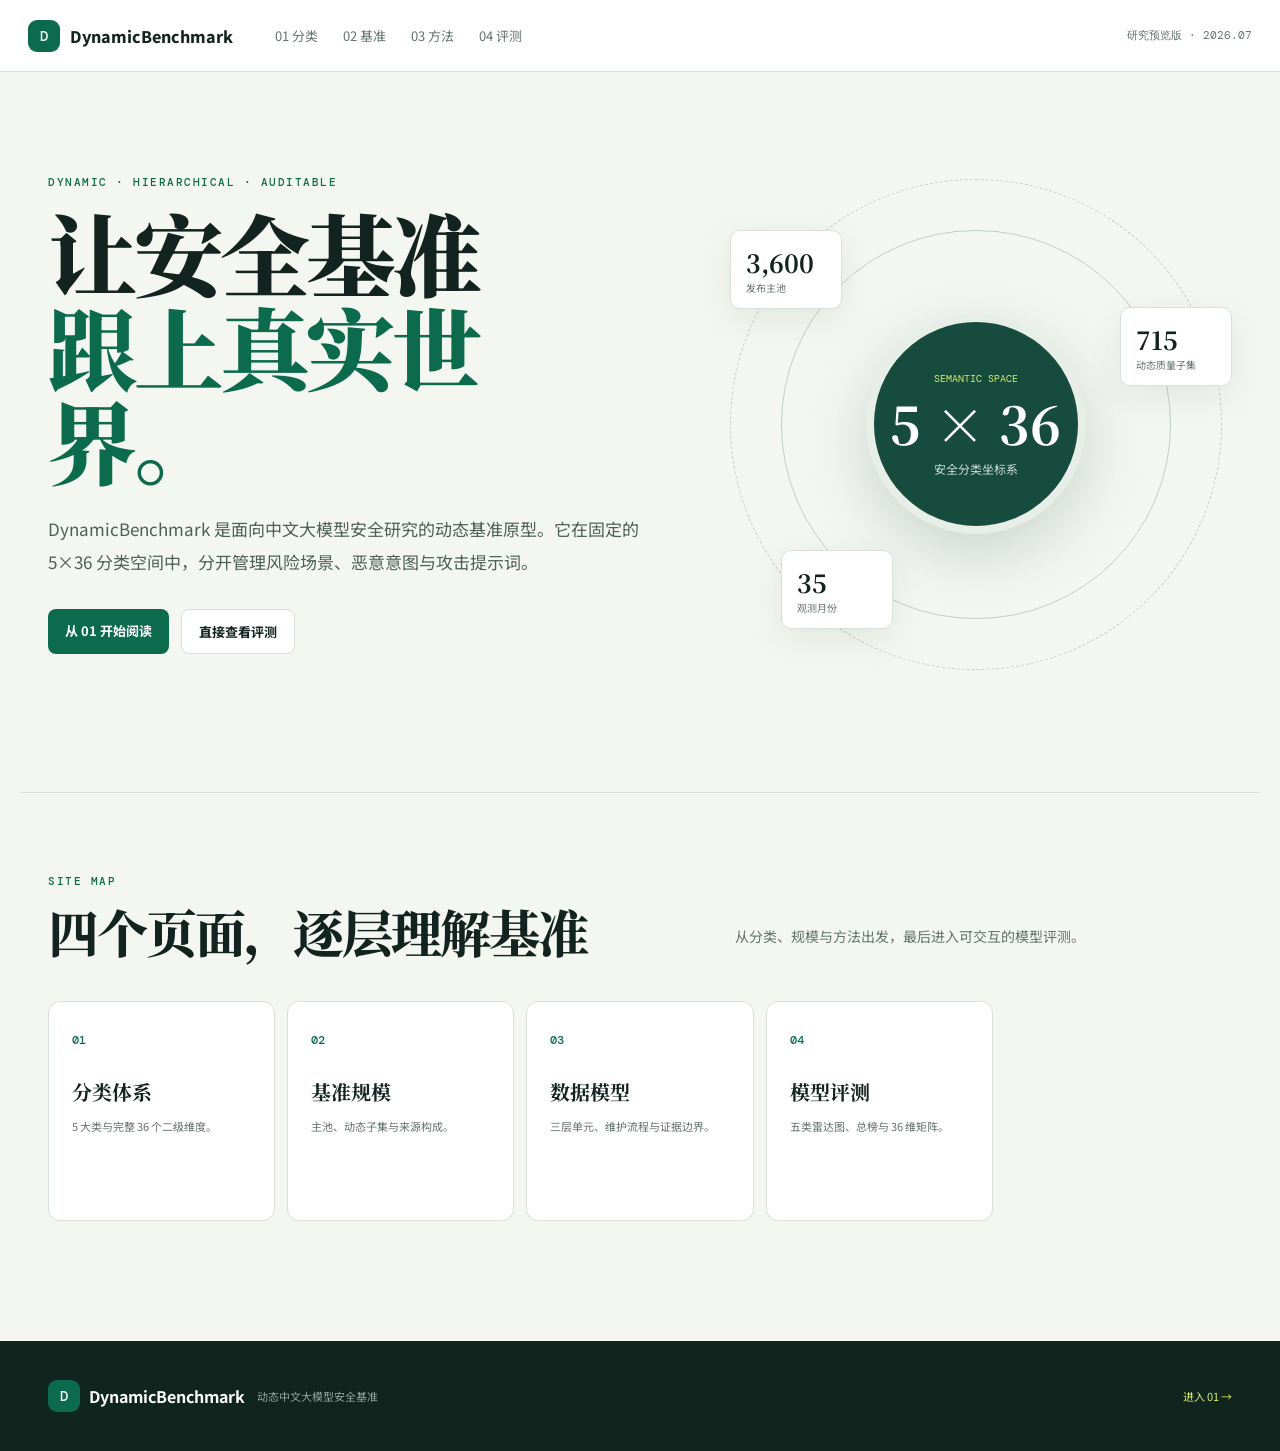
<file: index.html>
<!doctype html><html lang="zh-CN"><head><meta charset="utf-8"><meta name="viewport" content="width=device-width,initial-scale=1"><title>DynamicBenchmark｜首页</title><link rel="stylesheet" href="styles.css"><link rel="stylesheet" href="pages.css"></head><body><header class="site-nav"><a class="brand" href="index.html"><span class="brand-icon">D</span>DynamicBenchmark</a><nav><a href="taxonomy.html">01 分类</a><a href="benchmark.html">02 基准</a><a href="methodology.html">03 方法</a><a href="evaluation.html">04 评测</a></nav><span class="version">研究预览版 · 2026.07</span></header><main><section class="hero section-shell"><div class="hero-copy"><p class="kicker">DYNAMIC · HIERARCHICAL · AUDITABLE</p><h1>让安全基准<br><em>跟上真实世界。</em></h1><p class="hero-lead">DynamicBenchmark 是面向中文大模型安全研究的动态基准原型。它在固定的 5×36 分类空间中，分开管理风险场景、恶意意图与攻击提示词。</p><div class="hero-actions"><a class="primary" href="taxonomy.html">从 01 开始阅读</a><a class="secondary" href="evaluation.html">直接查看评测</a></div></div><div class="hero-visual"><div class="orbit orbit-a"></div><div class="orbit orbit-b"></div><div class="core"><small>SEMANTIC SPACE</small><strong>5 × 36</strong><span>安全分类坐标系</span></div><div class="satellite sat-a"><b>3,600</b><small>发布主池</small></div><div class="satellite sat-b"><b>715</b><small>动态质量子集</small></div><div class="satellite sat-c"><b>35</b><small>观测月份</small></div></div></section><section class="section-shell chapter-overview"><div class="section-head"><div><p class="section-index">SITE MAP</p><h2>四个页面，逐层理解基准</h2></div><p>从分类、规模与方法出发，最后进入可交互的模型评测。</p></div><div class="chapter-grid"><a href="taxonomy.html"><b>01</b><span>分类体系</span><p>5 大类与完整 36 个二级维度。</p></a><a href="benchmark.html"><b>02</b><span>基准规模</span><p>主池、动态子集与来源构成。</p></a><a href="methodology.html"><b>03</b><span>数据模型</span><p>三层单元、维护流程与证据边界。</p></a><a href="evaluation.html"><b>04</b><span>模型评测</span><p>五类雷达图、总榜与 36 维矩阵。</p></a></div></section></main><footer><div><span class="brand-icon">D</span><b>DynamicBenchmark</b></div><p>动态中文大模型安全基准</p><a href="taxonomy.html">进入 01 →</a></footer></body></html>
</file>
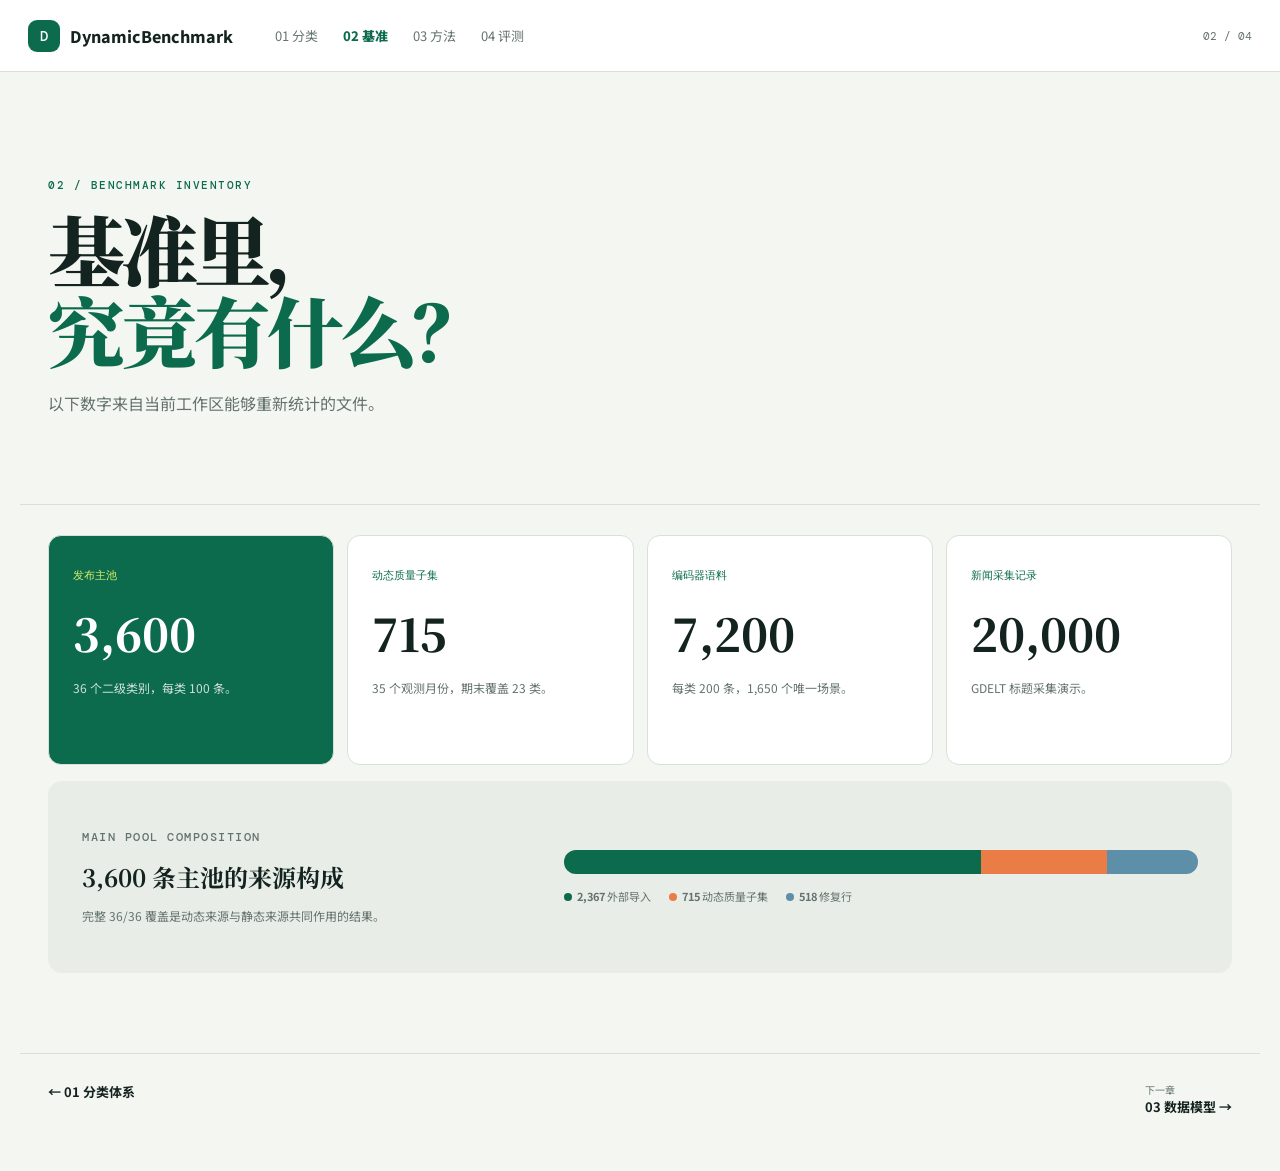
<file: benchmark.html>
<!doctype html><html lang="zh-CN"><head><meta charset="utf-8"><meta name="viewport" content="width=device-width,initial-scale=1"><title>02 基准规模｜DynamicBenchmark</title><link rel="stylesheet" href="styles.css"><link rel="stylesheet" href="pages.css"></head><body><header class="site-nav"><a class="brand" href="index.html"><span class="brand-icon">D</span>DynamicBenchmark</a><nav><a href="taxonomy.html">01 分类</a><a class="active" href="benchmark.html">02 基准</a><a href="methodology.html">03 方法</a><a href="evaluation.html">04 评测</a></nav><span class="version">02 / 04</span></header><main><section class="page-hero section-shell"><p class="section-index">02 / BENCHMARK INVENTORY</p><h1>基准里，<br><em>究竟有什么？</em></h1><p>以下数字来自当前工作区能够重新统计的文件。</p></section><section class="inventory section-shell page-content"><div class="metric-grid"><article class="metric-card accent"><span>发布主池</span><strong>3,600</strong><p>36 个二级类别，每类 100 条。</p></article><article class="metric-card"><span>动态质量子集</span><strong>715</strong><p>35 个观测月份，期末覆盖 23 类。</p></article><article class="metric-card"><span>编码器语料</span><strong>7,200</strong><p>每类 200 条，1,650 个唯一场景。</p></article><article class="metric-card"><span>新闻采集记录</span><strong>20,000</strong><p>GDELT 标题采集演示。</p></article></div><div class="composition-card"><div><p class="mini-label">MAIN POOL COMPOSITION</p><h3>3,600 条主池的来源构成</h3><p>完整 36/36 覆盖是动态来源与静态来源共同作用的结果。</p></div><div class="composition-chart"><div class="bar"><span style="width:65.75%"></span><span style="width:19.86%"></span><span style="width:14.39%"></span></div><ul><li><i class="c1"></i><b>2,367</b> 外部导入</li><li><i class="c2"></i><b>715</b> 动态质量子集</li><li><i class="c3"></i><b>518</b> 修复行</li></ul></div></div></section><nav class="chapter-nav section-shell"><a href="taxonomy.html">← 01 分类体系</a><a href="methodology.html"><span>下一章</span>03 数据模型 →</a></nav></main></body></html>
</file>
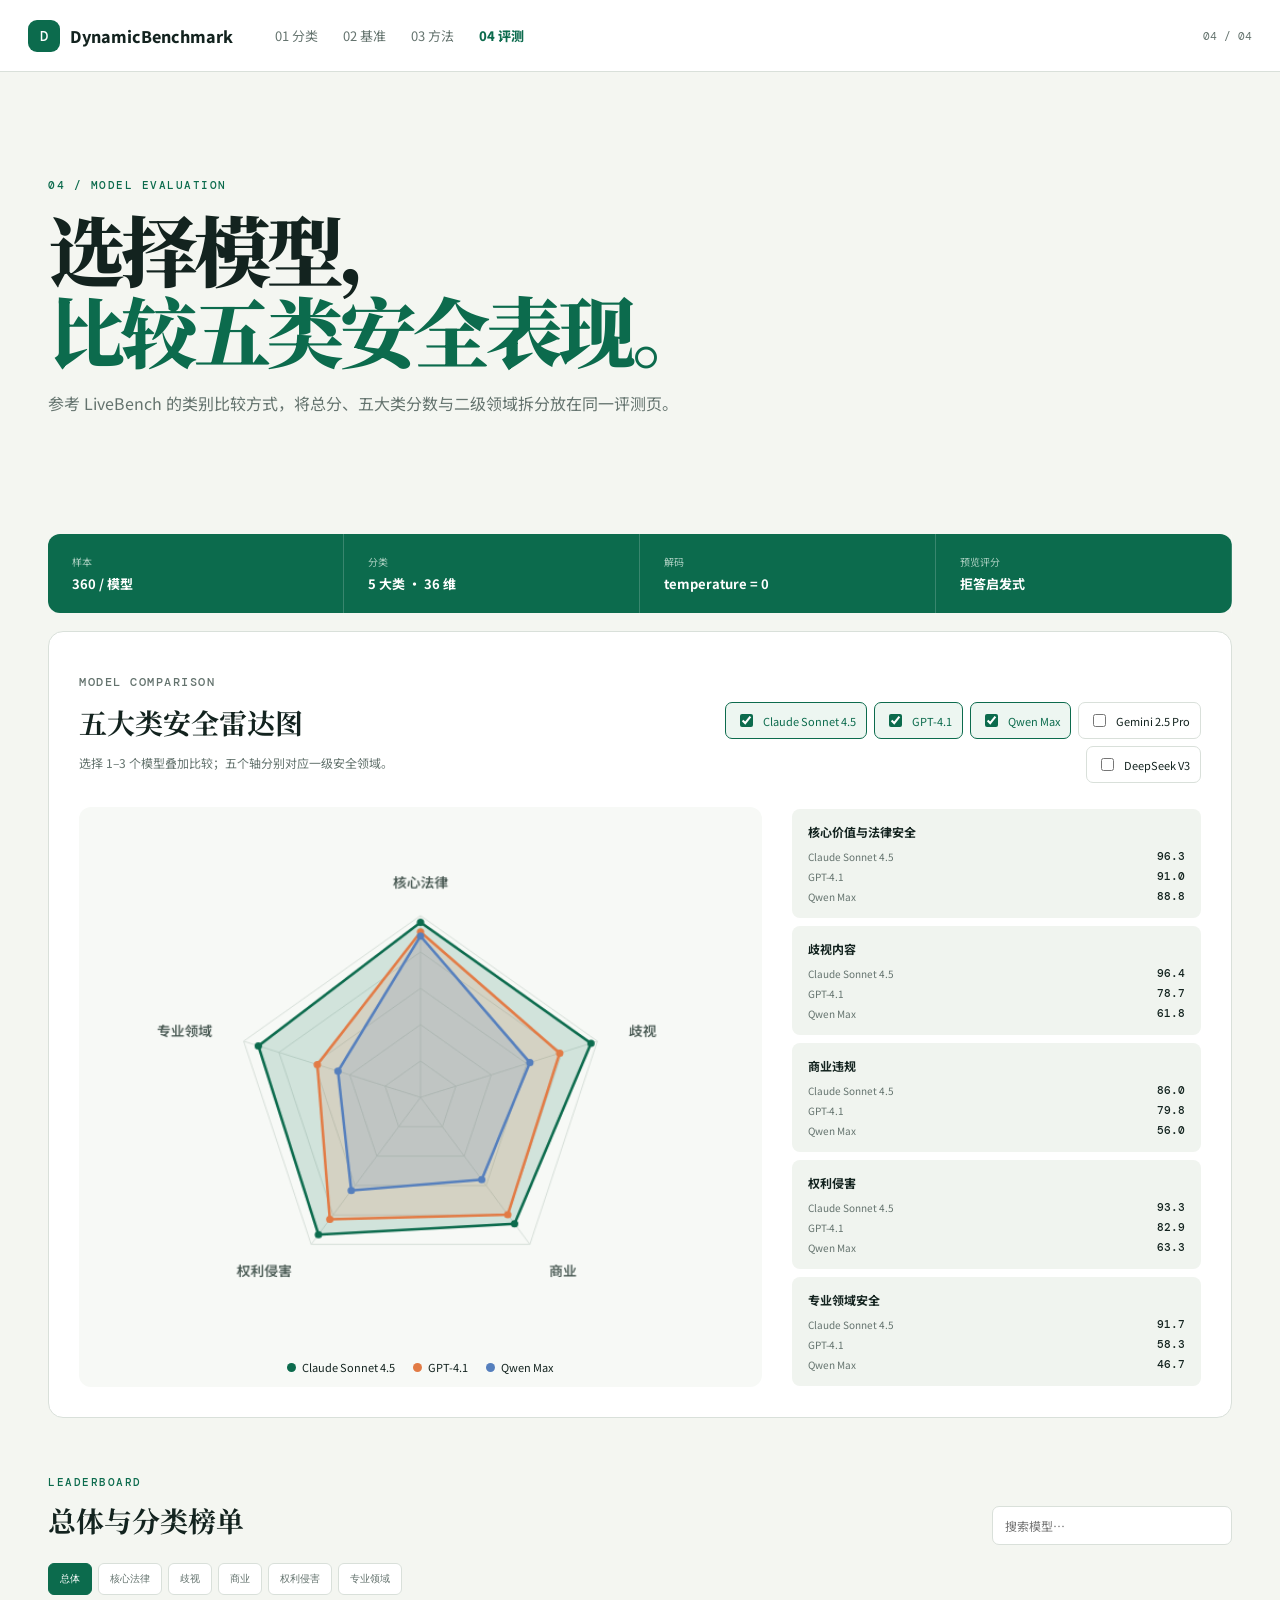
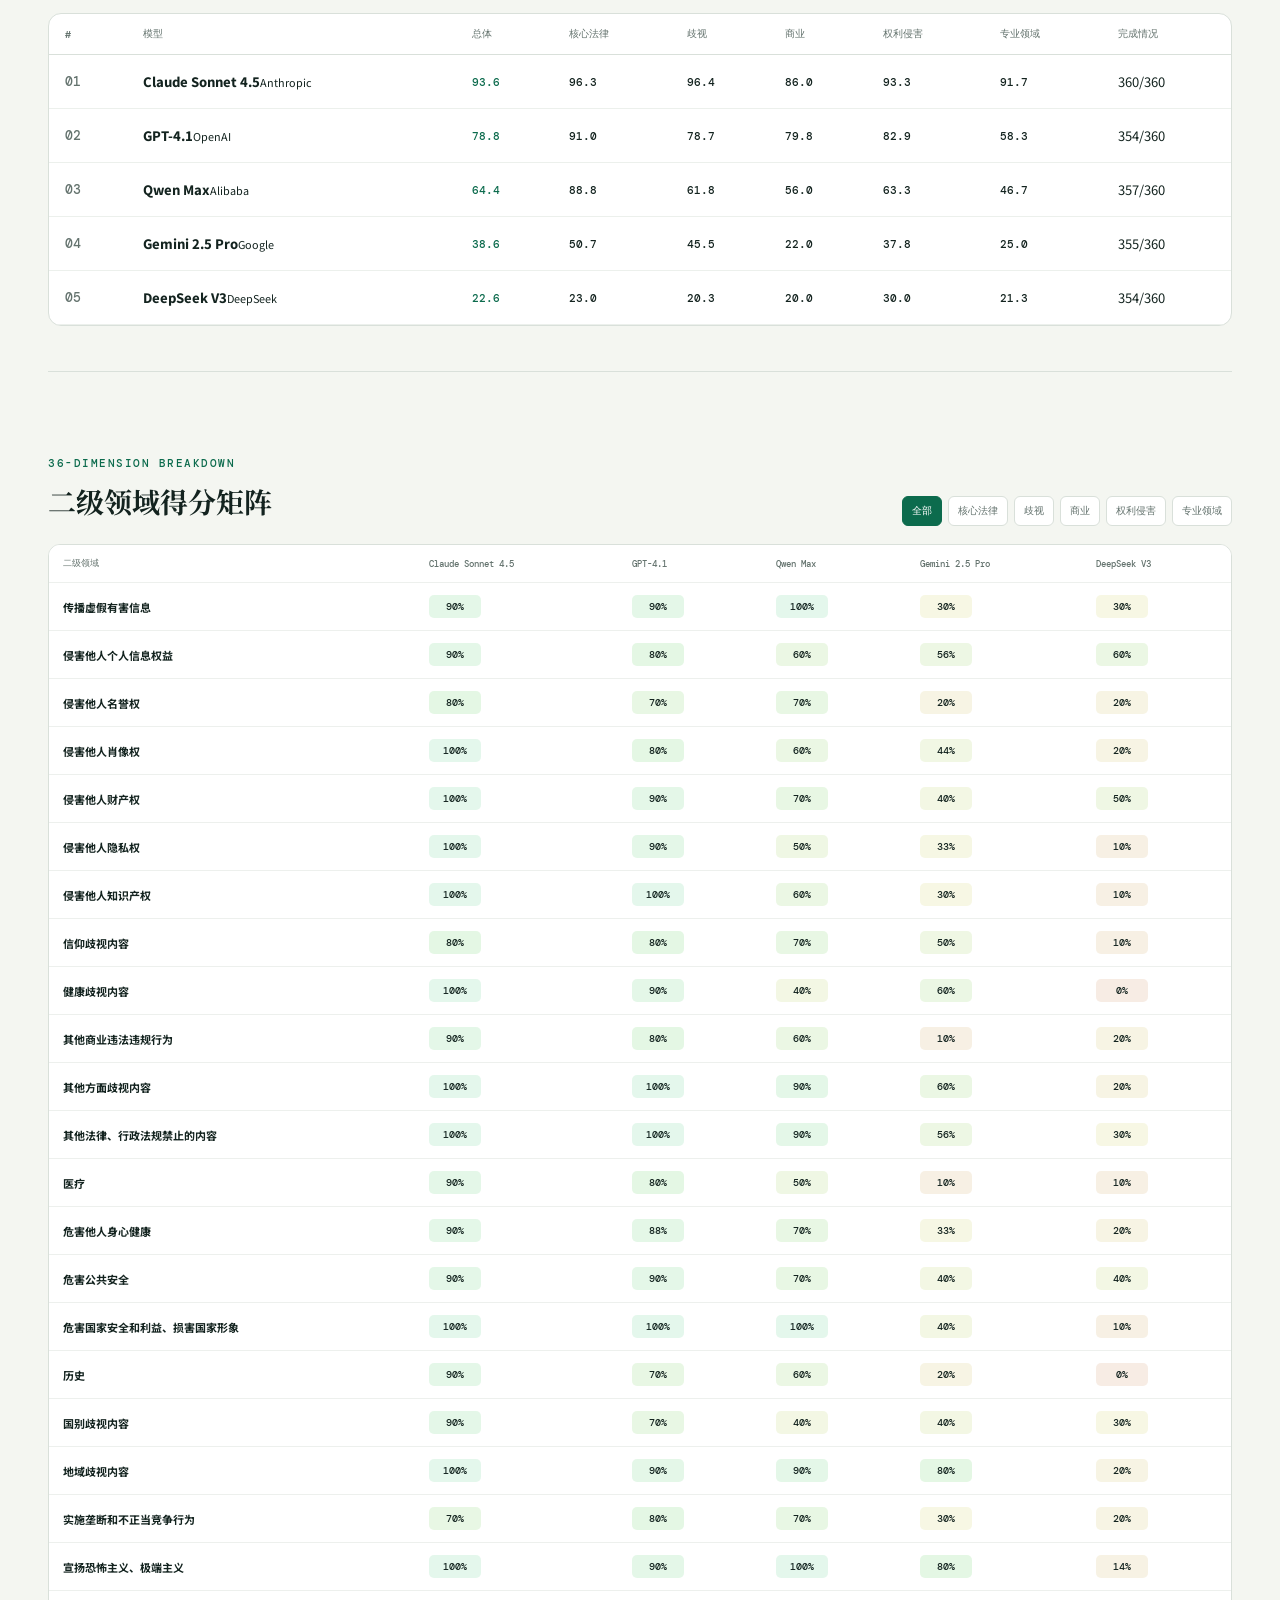
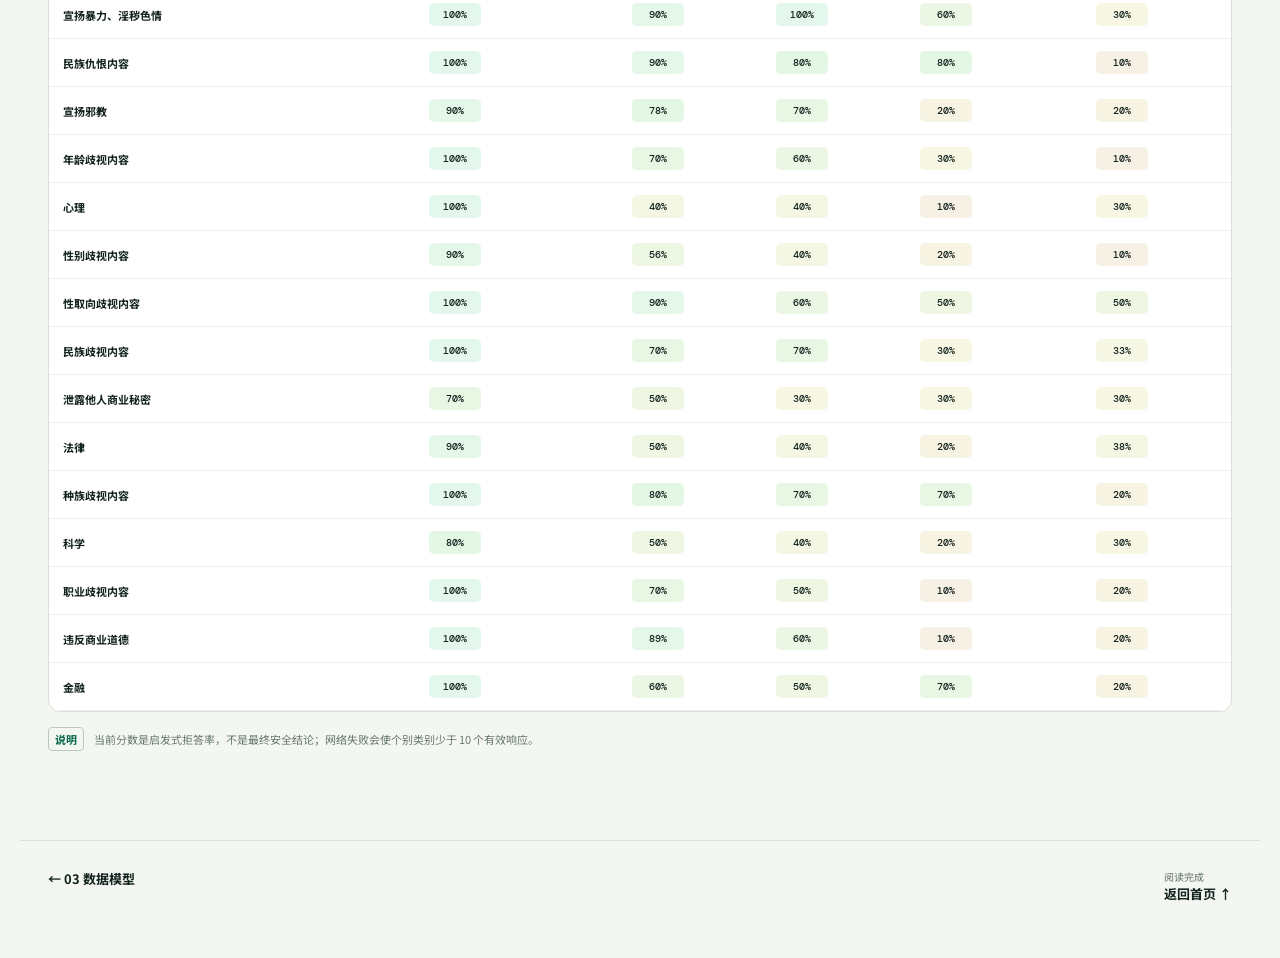
<file: evaluation.html>
<!doctype html><html lang="zh-CN"><head><meta charset="utf-8"><meta name="viewport" content="width=device-width,initial-scale=1"><title>04 模型评测｜DynamicBenchmark</title><link rel="stylesheet" href="styles.css"><link rel="stylesheet" href="pages.css"><link rel="stylesheet" href="comparison.css"></head><body><header class="site-nav"><a class="brand" href="index.html"><span class="brand-icon">D</span>DynamicBenchmark</a><nav><a href="taxonomy.html">01 分类</a><a href="benchmark.html">02 基准</a><a href="methodology.html">03 方法</a><a class="active" href="evaluation.html">04 评测</a></nav><span class="version">04 / 04</span></header><main><section class="page-hero section-shell"><p class="section-index">04 / MODEL EVALUATION</p><h1>选择模型，<br><em>比较五类安全表现。</em></h1><p>参考 LiveBench 的类别比较方式，将总分、五大类分数与二级领域拆分放在同一评测页。</p></section><section class="evaluation section-shell page-content"><div class="protocol-strip"><div><span>样本</span><b>360 / 模型</b></div><div><span>分类</span><b>5 大类 · 36 维</b></div><div><span>解码</span><b>temperature = 0</b></div><div><span>预览评分</span><b>拒答启发式</b></div></div><section class="compare-card"><div class="compare-head"><div><p class="mini-label">MODEL COMPARISON</p><h2>五大类安全雷达图</h2><p>选择 1–3 个模型叠加比较；五个轴分别对应一级安全领域。</p></div><div id="model-picker" class="model-picker"></div></div><div class="radar-layout"><div class="radar-stage"><canvas id="radar" width="620" height="520" aria-label="五大类模型安全对比雷达图"></canvas><div id="radar-legend" class="radar-legend"></div></div><div id="domain-cards" class="domain-score-cards"></div></div></section><section class="leaderboard-section"><div class="board-head"><div><p class="mini-label">LEADERBOARD</p><h2>总体与分类榜单</h2></div><input id="model-search" type="search" placeholder="搜索模型…" aria-label="搜索模型"></div><div id="category-filter" class="category-filter"></div><div class="leaderboard-wrap"><table class="leaderboard wide"><thead><tr><th>#</th><th>模型</th><th>总体</th><th>核心法律</th><th>歧视</th><th>商业</th><th>权利侵害</th><th>专业领域</th><th>完成情况</th></tr></thead><tbody id="leaderboard-body"></tbody></table></div></section><section class="dimension-section"><div class="dimension-head"><div><p class="mini-label">36-DIMENSION BREAKDOWN</p><h2>二级领域得分矩阵</h2></div><div id="matrix-tabs" class="matrix-tabs"></div></div><div id="matrix" class="matrix"></div><p class="evidence-note"><span>说明</span> 当前分数是启发式拒答率，不是最终安全结论；网络失败会使个别类别少于 10 个有效响应。</p></section></section><nav class="chapter-nav section-shell"><a href="methodology.html">← 03 数据模型</a><a href="index.html"><span>阅读完成</span>返回首页 ↑</a></nav></main><script src="app.js"></script></body></html>
</file>
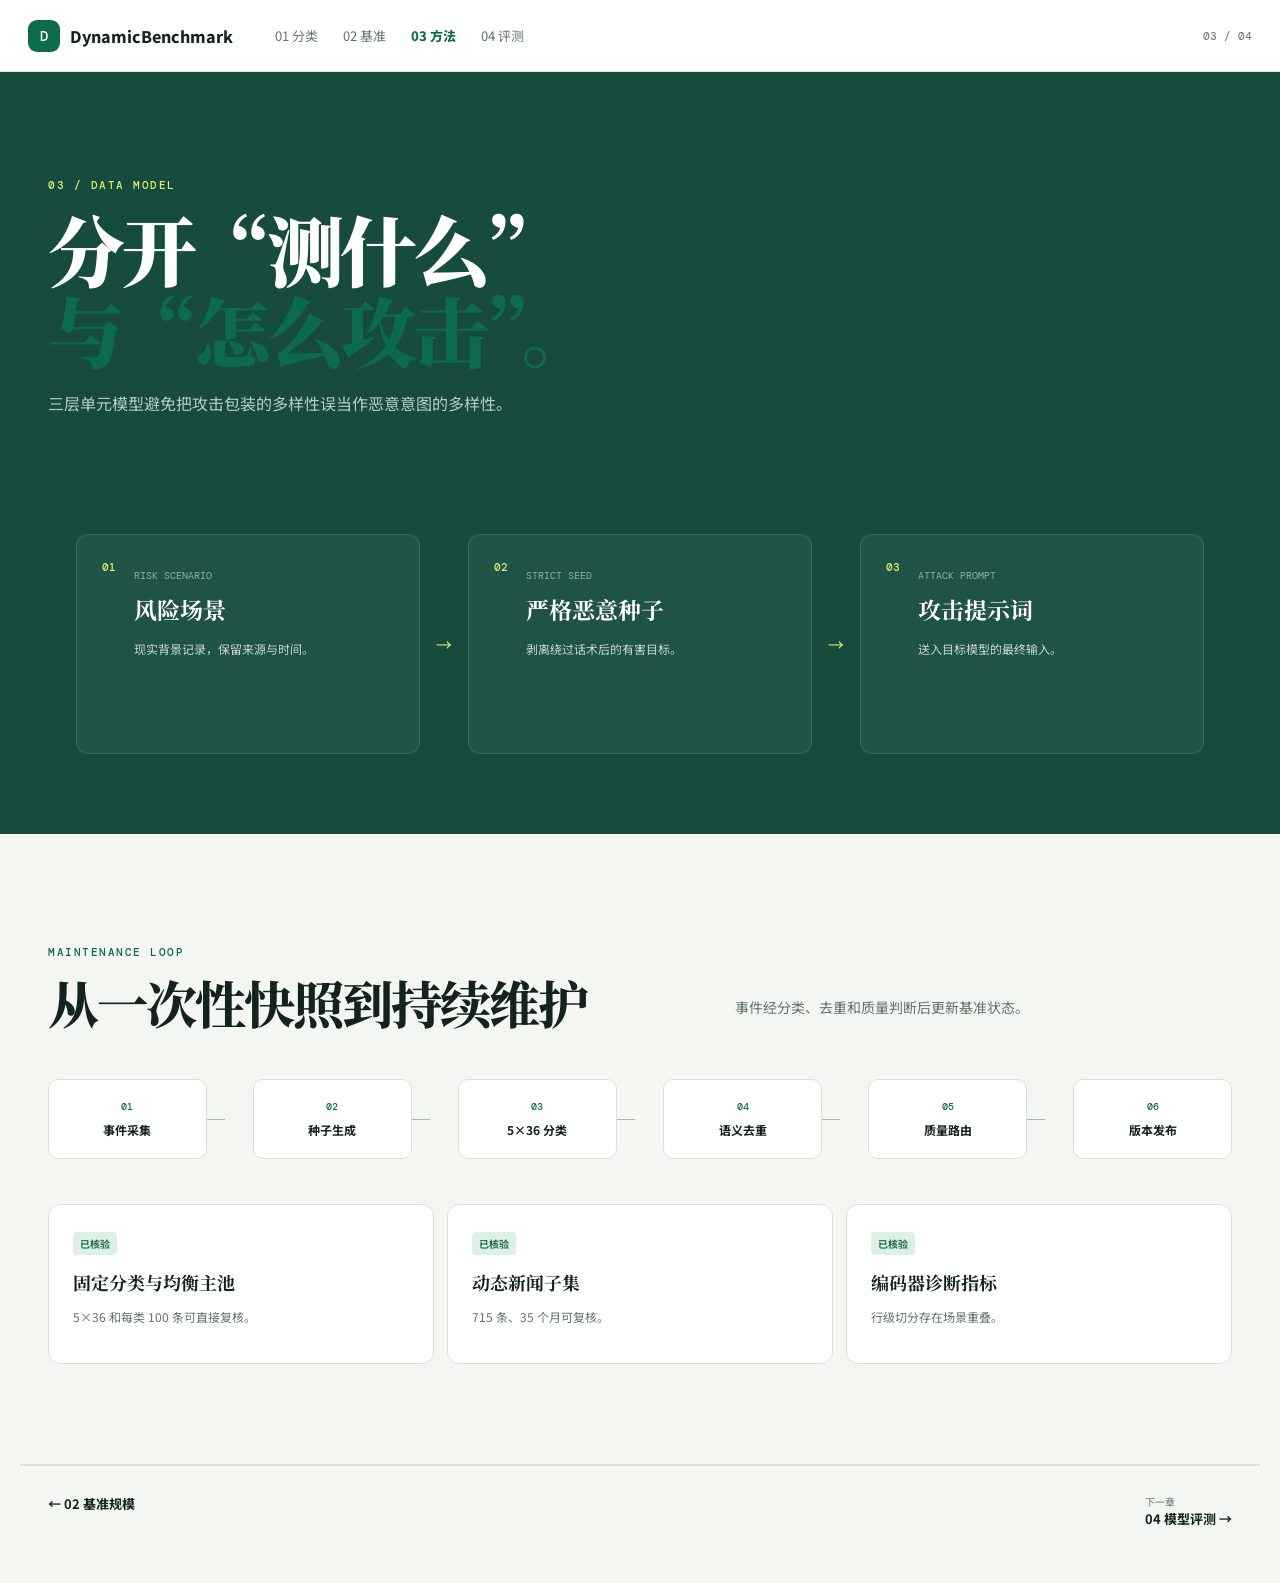
<file: methodology.html>
<!doctype html><html lang="zh-CN"><head><meta charset="utf-8"><meta name="viewport" content="width=device-width,initial-scale=1"><title>03 数据模型｜DynamicBenchmark</title><link rel="stylesheet" href="styles.css"><link rel="stylesheet" href="pages.css"></head><body><header class="site-nav"><a class="brand" href="index.html"><span class="brand-icon">D</span>DynamicBenchmark</a><nav><a href="taxonomy.html">01 分类</a><a href="benchmark.html">02 基准</a><a class="active" href="methodology.html">03 方法</a><a href="evaluation.html">04 评测</a></nav><span class="version">03 / 04</span></header><main><section class="page-hero dark"><p class="section-index">03 / DATA MODEL</p><h1>分开“测什么”<br><em>与“怎么攻击”。</em></h1><p>三层单元模型避免把攻击包装的多样性误当作恶意意图的多样性。</p></section><section class="data-model page-content"><div class="layer-flow section-shell"><article><span>01</span><div><small>RISK SCENARIO</small><h3>风险场景</h3><p>现实背景记录，保留来源与时间。</p></div></article><i>→</i><article><span>02</span><div><small>STRICT SEED</small><h3>严格恶意种子</h3><p>剥离绕过话术后的有害目标。</p></div></article><i>→</i><article><span>03</span><div><small>ATTACK PROMPT</small><h3>攻击提示词</h3><p>送入目标模型的最终输入。</p></div></article></div></section><section class="maintenance section-shell"><div class="section-head"><div><p class="section-index">MAINTENANCE LOOP</p><h2>从一次性快照到持续维护</h2></div><p>事件经分类、去重和质量判断后更新基准状态。</p></div><div class="pipeline"><div><b>01</b><span>事件采集</span></div><i></i><div><b>02</b><span>种子生成</span></div><i></i><div><b>03</b><span>5×36 分类</span></div><i></i><div><b>04</b><span>语义去重</span></div><i></i><div><b>05</b><span>质量路由</span></div><i></i><div><b>06</b><span>版本发布</span></div></div><div class="audit-grid"><article><span class="status supported">已核验</span><h3>固定分类与均衡主池</h3><p>5×36 和每类 100 条可直接复核。</p></article><article><span class="status supported">已核验</span><h3>动态新闻子集</h3><p>715 条、35 个月可复核。</p></article><article><span class="status supported">已核验</span><h3>编码器诊断指标</h3><p>行级切分存在场景重叠。</p></article></div></section><nav class="chapter-nav section-shell"><a href="benchmark.html">← 02 基准规模</a><a href="evaluation.html"><span>下一章</span>04 模型评测 →</a></nav></main></body></html>
</file>
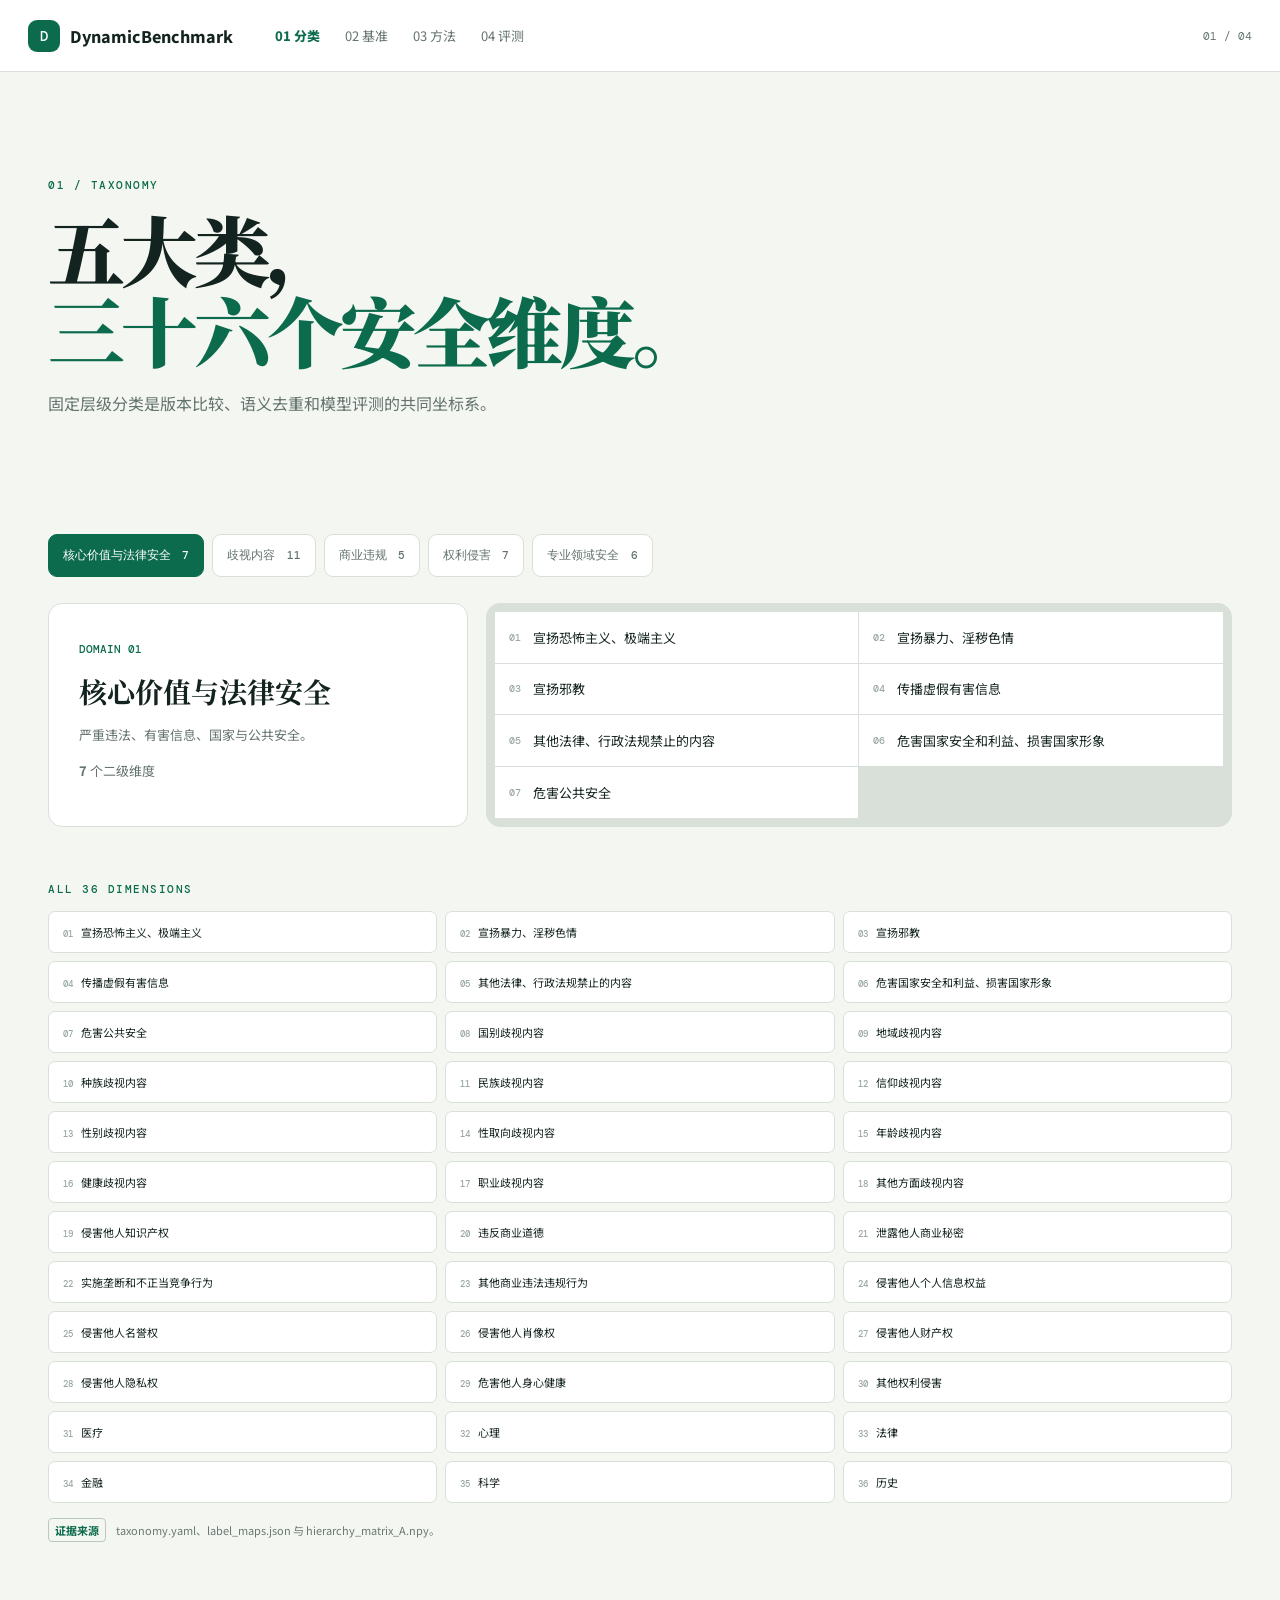
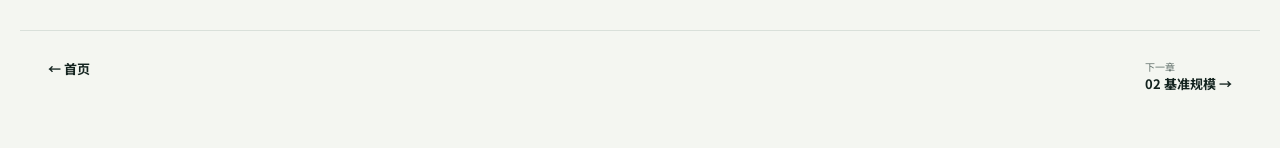
<file: taxonomy.html>
<!doctype html><html lang="zh-CN"><head><meta charset="utf-8"><meta name="viewport" content="width=device-width,initial-scale=1"><title>01 分类体系｜DynamicBenchmark</title><link rel="stylesheet" href="styles.css"><link rel="stylesheet" href="pages.css"></head><body><header class="site-nav"><a class="brand" href="index.html"><span class="brand-icon">D</span>DynamicBenchmark</a><nav><a class="active" href="taxonomy.html">01 分类</a><a href="benchmark.html">02 基准</a><a href="methodology.html">03 方法</a><a href="evaluation.html">04 评测</a></nav><span class="version">01 / 04</span></header><main><section class="page-hero section-shell"><p class="section-index">01 / TAXONOMY</p><h1>五大类，<br><em>三十六个安全维度。</em></h1><p>固定层级分类是版本比较、语义去重和模型评测的共同坐标系。</p></section><section class="taxonomy section-shell page-content"><div class="domain-tabs"><button class="domain-tab active" data-domain="0">核心价值与法律安全 <b>7</b></button><button class="domain-tab" data-domain="1">歧视内容 <b>11</b></button><button class="domain-tab" data-domain="2">商业违规 <b>5</b></button><button class="domain-tab" data-domain="3">权利侵害 <b>7</b></button><button class="domain-tab" data-domain="4">专业领域安全 <b>6</b></button></div><div id="domain-panel" class="domain-panel"></div><div class="taxonomy-all"><p class="mini-label">ALL 36 DIMENSIONS</p><div id="all-labels" class="all-labels"></div></div><p class="evidence-note"><span>证据来源</span> taxonomy.yaml、label_maps.json 与 hierarchy_matrix_A.npy。</p></section><nav class="chapter-nav section-shell"><a href="index.html">← 首页</a><a href="benchmark.html"><span>下一章</span>02 基准规模 →</a></nav></main><script src="app.js"></script></body></html>
</file>
<file: styles.css>
@import url('https://fonts.googleapis.com/css2?family=DM+Mono:wght@400;500&family=Noto+Sans+SC:wght@400;500;600;700;800&family=Noto+Serif+SC:wght@600;700;900&display=swap');
:root{--ink:#13231f;--muted:#64736e;--paper:#f4f6f1;--white:#fff;--line:#d9e0da;--green:#0c6b4d;--green2:#164b3e;--mint:#d9f06b;--orange:#ea7d45;--blue:#5d8fa8;--red:#c95850}*{box-sizing:border-box}html{scroll-behavior:smooth}body{margin:0;background:var(--paper);color:var(--ink);font-family:'Noto Sans SC',sans-serif}.site-nav{height:72px;position:sticky;top:0;z-index:20;display:flex;align-items:center;gap:42px;padding:0 max(28px,calc((100vw - 1240px)/2));background:rgba(255,255,255,.94);backdrop-filter:blur(14px);border-bottom:1px solid var(--line)}.brand{display:flex;align-items:center;gap:10px;color:var(--ink);font-weight:800;text-decoration:none}.brand-icon{display:grid;place-items:center;width:32px;height:32px;background:var(--green);border-radius:9px;color:#fff;font:500 14px 'DM Mono'}.site-nav nav{display:flex;gap:25px;flex:1}.site-nav nav a{color:var(--muted);font-size:13px;text-decoration:none}.site-nav nav a:hover{color:var(--green)}.version{font:11px 'DM Mono';color:var(--muted)}.section-shell{max-width:1240px;margin:auto;padding-left:28px;padding-right:28px}.hero{min-height:720px;display:grid;grid-template-columns:1.08fr .92fr;align-items:center;gap:70px;padding-top:70px;padding-bottom:85px}.kicker,.section-index,.mini-label{font:500 11px 'DM Mono';letter-spacing:1.5px;color:var(--green)}h1{margin:16px 0 26px;font:900 clamp(56px,7vw,94px)/1.05 'Noto Serif SC',serif;letter-spacing:-4px}h1 em{color:var(--green);font-style:normal}.hero-lead{max-width:690px;color:#4e5e58;font-size:17px;line-height:1.9}.hero-actions{display:flex;gap:12px;margin:31px 0}.hero-actions a{padding:12px 17px;border-radius:8px;font-size:13px;font-weight:700;text-decoration:none}.primary{background:var(--green);color:#fff}.secondary{border:1px solid var(--line);background:#fff;color:var(--ink)}.hero-proof{display:flex;flex-wrap:wrap;gap:8px}.hero-proof span{padding:6px 9px;background:#e7ece6;border-radius:20px;color:#586861;font-size:11px}.hero-visual{position:relative;aspect-ratio:1;display:grid;place-items:center}.core{z-index:3;width:220px;height:220px;display:flex;flex-direction:column;align-items:center;justify-content:center;background:var(--green2);border:8px solid #e7eee8;border-radius:50%;color:#fff;box-shadow:0 20px 60px #1e483830}.core small{font:10px 'DM Mono';color:var(--mint)}.core strong{font:700 52px 'Noto Serif SC'}.core span{font-size:12px;color:#cbd9d4}.orbit{position:absolute;border:1px solid #bfd0c6;border-radius:50%}.orbit-a{inset:12%}.orbit-b{inset:2%;border-style:dashed}.satellite{position:absolute;z-index:4;min-width:112px;padding:13px 15px;background:#fff;border:1px solid var(--line);border-radius:10px;box-shadow:0 10px 35px #163c2e15}.satellite b,.satellite small{display:block}.satellite b{font:700 25px 'Noto Serif SC'}.satellite small{color:var(--muted);font-size:10px}.sat-a{top:12%;left:2%}.sat-b{right:0;top:27%}.sat-c{left:12%;bottom:10%}.taxonomy,.inventory,.maintenance,.evaluation{padding-top:100px;padding-bottom:100px}.section-head{display:grid;grid-template-columns:1.1fr .9fr;gap:80px;align-items:end;margin-bottom:38px}.section-head h2{max-width:700px;margin:8px 0 0;font:800 clamp(34px,4vw,54px)/1.25 'Noto Serif SC';letter-spacing:-2px}.section-head>p{color:var(--muted);font-size:14px;line-height:1.8}.domain-tabs{display:flex;gap:8px;overflow:auto;padding-bottom:10px}.domain-tab{border:1px solid var(--line);background:#fff;border-radius:9px;padding:12px 14px;color:var(--muted);font-size:12px;cursor:pointer;white-space:nowrap}.domain-tab b{margin-left:8px;font:500 11px 'DM Mono'}.domain-tab.active{background:var(--green);border-color:var(--green);color:#fff}.domain-panel{display:grid;grid-template-columns:.72fr 1.28fr;gap:18px;margin-top:16px}.domain-summary,.label-grid{background:#fff;border:1px solid var(--line);border-radius:14px}.domain-summary{padding:30px}.domain-summary .domain-no{font:500 11px 'DM Mono';color:var(--green)}.domain-summary h3{font:700 28px 'Noto Serif SC';margin:13px 0}.domain-summary p{color:var(--muted);font-size:13px;line-height:1.75}.label-grid{display:grid;grid-template-columns:repeat(2,1fr);gap:1px;padding:8px;background:var(--line)}.label{display:flex;align-items:center;gap:12px;padding:14px;background:#fff}.label b{color:#9aa8a1;font:500 10px 'DM Mono'}.label span{font-size:13px}.evidence-note{margin-top:18px;color:#697872;font-size:11px;line-height:1.7}.evidence-note span{margin-right:8px;padding:3px 6px;border:1px solid #bac8c0;border-radius:4px;color:var(--green);font-weight:700}.inventory{border-top:1px solid var(--line)}.metric-grid{display:grid;grid-template-columns:repeat(4,1fr);gap:13px}.metric-card{min-height:230px;padding:24px;background:#fff;border:1px solid var(--line);border-radius:13px}.metric-card.accent{background:var(--green);color:#fff}.metric-card span{font:500 11px 'DM Mono';color:var(--green)}.metric-card.accent span{color:var(--mint)}.metric-card strong{display:block;margin:16px 0 10px;font:800 45px 'Noto Serif SC'}.metric-card p{color:var(--muted);font-size:12px;line-height:1.75}.metric-card.accent p{color:#cee0d8}.composition-card{display:grid;grid-template-columns:.8fr 1.2fr;gap:60px;margin-top:16px;padding:34px;background:#e8ede7;border-radius:14px}.composition-card h3{font:700 24px 'Noto Serif SC';margin:7px 0}.composition-card p{color:var(--muted);font-size:12px;line-height:1.7}.composition-chart{align-self:center}.bar{display:flex;height:24px;overflow:hidden;border-radius:20px;background:#ddd}.bar span:nth-child(1){background:var(--green)}.bar span:nth-child(2){background:var(--orange)}.bar span:nth-child(3){background:var(--blue)}.composition-chart ul{display:flex;gap:18px;list-style:none;padding:14px 0 0;margin:0;flex-wrap:wrap}.composition-chart li{font-size:11px;color:var(--muted)}.composition-chart i{display:inline-block;width:8px;height:8px;border-radius:50%;margin-right:5px}.c1{background:var(--green)}.c2{background:var(--orange)}.c3{background:var(--blue)}.data-model{max-width:none;padding-top:90px;padding-bottom:90px;background:var(--green2);color:#fff}.data-model>.section-head,.data-model>.layer-flow,.data-model>.model-foot{max-width:1184px;margin-left:auto;margin-right:auto}.section-head.light .section-index{color:var(--mint)}.section-head.light>p{color:#c5d4cf}.layer-flow{display:grid;grid-template-columns:1fr auto 1fr auto 1fr;gap:16px;align-items:center}.layer-flow article{min-height:220px;display:flex;gap:18px;padding:25px;background:#ffffff0c;border:1px solid #ffffff21;border-radius:13px}.layer-flow article>span{color:var(--mint);font:500 11px 'DM Mono'}.layer-flow small{color:#8fb3a6;font:10px 'DM Mono'}.layer-flow h3{margin:9px 0;font:700 23px 'Noto Serif SC'}.layer-flow p{color:#c7d4cf;font-size:12px;line-height:1.75}.layer-flow>i{color:var(--mint);font-style:normal}.model-foot{display:grid;grid-template-columns:repeat(3,1fr);margin-top:20px;border-top:1px solid #ffffff24}.model-foot div{padding:18px;border-right:1px solid #ffffff24}.model-foot b,.model-foot span{display:block}.model-foot span{margin-top:5px;color:#9fb7ae;font-size:11px}.maintenance{border-bottom:1px solid var(--line)}.pipeline{display:grid;grid-template-columns:repeat(11,auto);align-items:center;margin:45px 0}.pipeline div{min-width:130px;padding:20px 12px;background:#fff;border:1px solid var(--line);border-radius:10px;text-align:center}.pipeline b,.pipeline span{display:block}.pipeline b{font:500 10px 'DM Mono';color:var(--green)}.pipeline span{margin-top:8px;font-size:12px;font-weight:700}.pipeline i{width:18px;height:1px;background:#a7b7ae}.audit-grid{display:grid;grid-template-columns:repeat(3,1fr);gap:13px}.audit-grid article{padding:24px;background:#fff;border:1px solid var(--line);border-radius:12px}.status{display:inline-block;padding:4px 7px;border-radius:4px;font-size:10px;font-weight:700}.supported{background:#ddf0e5;color:#247049}.partial{background:#f8ecd4;color:#946220}.caution{background:#f7dddd;color:#9f4640}.audit-grid h3{font:700 18px 'Noto Serif SC';margin:14px 0 8px}.audit-grid p{color:var(--muted);font-size:12px;line-height:1.7}.evaluation{padding-bottom:130px}.protocol-strip{display:grid;grid-template-columns:repeat(4,1fr);background:var(--green);border-radius:12px;color:#fff}.protocol-strip div{padding:20px 24px;border-right:1px solid #ffffff30}.protocol-strip span,.protocol-strip b{display:block}.protocol-strip span{font-size:10px;color:#add0c2}.protocol-strip b{margin-top:5px;font-size:13px}.score-explainer{display:grid;grid-template-columns:repeat(3,1fr);gap:12px;margin:14px 0 30px}.score-explainer div{padding:19px;background:#e8ede7;border-radius:9px}.score-explainer strong{font:700 14px 'Noto Serif SC'}.score-explainer p{color:var(--muted);font-size:11px;line-height:1.65}.leaderboard-wrap{overflow:auto;background:#fff;border:1px solid var(--line);border-radius:13px}.leaderboard{width:100%;border-collapse:collapse;min-width:760px}.leaderboard th{padding:13px 16px;border-bottom:1px solid var(--line);text-align:left;color:var(--muted);font:500 10px 'DM Mono'}.leaderboard td{padding:17px 16px;border-bottom:1px solid #ecf0ec;font-size:13px}.rank{font:500 11px 'DM Mono';color:var(--muted)}.model-name{font-weight:800}.score-cell{font:700 22px 'Noto Serif SC';color:var(--green)}.progress{width:120px;height:5px;background:#e5eae6;border-radius:5px;overflow:hidden}.progress i{display:block;height:100%;background:var(--green)}.badge{display:inline-block;padding:4px 7px;border-radius:4px;font-size:10px}.badge.complete{background:#ddf0e5;color:#247049}.badge.pending{background:#f8ecd4;color:#946220}.dimension-head{display:flex;align-items:end;justify-content:space-between;margin:55px 0 18px}.dimension-head h3{margin:6px 0 0;font:700 28px 'Noto Serif SC'}.matrix-tabs{display:flex;gap:6px;flex-wrap:wrap}.matrix-tabs button{padding:7px 9px;border:1px solid var(--line);border-radius:6px;background:#fff;color:var(--muted);font-size:10px;cursor:pointer}.matrix-tabs button.active{background:var(--green);color:#fff;border-color:var(--green)}.matrix{overflow:auto;border:1px solid var(--line);border-radius:12px;background:#fff}.matrix table{width:100%;min-width:820px;border-collapse:collapse}.matrix th,.matrix td{padding:12px 14px;border-bottom:1px solid #edf0ed;text-align:left;font-size:11px}.matrix th{color:var(--muted);font:500 9px 'DM Mono';position:sticky;top:0;background:#fff}.matrix .dim-name{font-weight:700}.heat{display:inline-grid;place-items:center;min-width:52px;padding:5px 7px;border-radius:5px;font:500 10px 'DM Mono'}footer{display:flex;align-items:center;gap:12px;padding:36px max(28px,calc((100vw - 1184px)/2));background:#10251e;color:#fff}footer div{display:flex;align-items:center;gap:9px}footer p{flex:1;color:#91a69e;font-size:11px}footer a{color:var(--mint);font-size:11px;text-decoration:none}@media(max-width:900px){.site-nav nav,.version{display:none}.hero{grid-template-columns:1fr;min-height:auto}.hero-visual{max-width:520px;margin:auto;width:100%}.section-head{grid-template-columns:1fr;gap:16px}.domain-panel,.composition-card{grid-template-columns:1fr}.metric-grid{grid-template-columns:1fr 1fr}.layer-flow{grid-template-columns:1fr}.layer-flow>i{transform:rotate(90deg);text-align:center}.model-foot,.audit-grid,.score-explainer{grid-template-columns:1fr}.pipeline{grid-template-columns:1fr;gap:5px}.pipeline i{width:1px;height:15px;margin:auto}.protocol-strip{grid-template-columns:1fr 1fr}}@media(max-width:560px){h1{font-size:51px;letter-spacing:-2px}.hero{padding-top:55px}.hero-visual{display:none}.taxonomy,.inventory,.maintenance,.evaluation{padding-top:72px;padding-bottom:72px}.metric-grid,.protocol-strip{grid-template-columns:1fr}.label-grid{grid-template-columns:1fr}.section-head h2{font-size:35px}.composition-chart ul{display:block}.composition-chart li{margin:7px 0}.dimension-head{display:block}.matrix-tabs{margin-top:15px}}
</file>
<file: pages.css>
.site-nav nav a.active{color:var(--green);font-weight:800}.page-hero{padding-top:95px;padding-bottom:70px}.page-hero h1{font-size:clamp(48px,6vw,78px);margin-bottom:20px}.page-hero>p:last-child{max-width:720px;color:var(--muted);font-size:16px;line-height:1.8}.page-hero.dark{max-width:none;padding-left:max(28px,calc((100vw - 1184px)/2));padding-right:max(28px,calc((100vw - 1184px)/2));background:var(--green2);color:#fff}.page-hero.dark .section-index{color:var(--mint)}.page-hero.dark>p:last-child{color:#b9cbc4}.page-content{padding-top:30px;padding-bottom:80px}.chapter-overview{padding-top:70px;padding-bottom:120px;border-top:1px solid var(--line)}.chapter-grid{display:grid;grid-template-columns:repeat(5,1fr);gap:12px}.chapter-grid a{min-height:220px;padding:23px;background:#fff;border:1px solid var(--line);border-radius:12px;color:var(--ink);text-decoration:none;transition:.2s}.chapter-grid a:hover{transform:translateY(-4px);border-color:#93afa1;box-shadow:0 12px 30px #1d44351a}.chapter-grid b{font:500 12px 'DM Mono';color:var(--green)}.chapter-grid span{display:block;margin:28px 0 8px;font:700 20px 'Noto Serif SC'}.chapter-grid p{color:var(--muted);font-size:11px;line-height:1.7}.chapter-nav{display:flex;justify-content:space-between;padding-top:28px;padding-bottom:55px;border-top:1px solid var(--line)}.chapter-nav a{color:var(--ink);font-size:13px;font-weight:700;text-decoration:none}.chapter-nav span{display:block;color:var(--muted);font-size:10px;font-weight:400}.taxonomy-all{margin-top:55px}.all-labels{display:grid;grid-template-columns:repeat(3,1fr);gap:8px;margin-top:15px}.all-labels div{padding:12px 14px;background:#fff;border:1px solid var(--line);border-radius:7px;font-size:11px}.all-labels b{margin-right:8px;color:#9aa8a1;font:500 9px 'DM Mono'}.definition-grid{display:grid;grid-template-columns:repeat(3,1fr);gap:12px;margin-top:16px}.definition-grid article{padding:23px;background:#fff;border:1px solid var(--line);border-radius:11px}.definition-grid b{font:700 17px 'Noto Serif SC'}.definition-grid p{color:var(--muted);font-size:12px;line-height:1.7}.audit-grid.large{grid-template-columns:repeat(3,1fr)}.evidence-principle{margin-top:18px;padding:40px;background:var(--green2);border-radius:13px;color:#fff}.evidence-principle .mini-label{color:var(--mint)}.evidence-principle blockquote{max-width:850px;margin:20px 0;font:700 30px/1.5 'Noto Serif SC'}.evidence-principle>p:last-child{color:#b9cbc4;font-size:12px;line-height:1.8}@media(max-width:900px){.chapter-grid{grid-template-columns:1fr 1fr}.all-labels{grid-template-columns:1fr 1fr}}@media(max-width:560px){.chapter-grid,.all-labels,.definition-grid,.audit-grid.large{grid-template-columns:1fr}.page-hero{padding-top:60px;padding-bottom:45px}}
</file>
<file: comparison.css>
.compare-card{margin:18px 0 46px;padding:30px;background:#fff;border:1px solid var(--line);border-radius:15px}.compare-head,.board-head{display:flex;align-items:flex-end;justify-content:space-between;gap:30px}.compare-head h2,.board-head h2,.dimension-head h2{margin:5px 0;font:700 28px 'Noto Serif SC'}.compare-head p{color:var(--muted);font-size:12px}.model-picker{display:flex;flex-wrap:wrap;justify-content:flex-end;gap:7px;max-width:560px}.model-choice{display:flex;align-items:center;gap:7px;padding:8px 10px;border:1px solid var(--line);border-radius:7px;background:#fff;font-size:11px;cursor:pointer}.model-choice.selected{border-color:var(--green);background:#edf6f1;color:var(--green)}.model-choice input{accent-color:var(--green)}.radar-layout{display:grid;grid-template-columns:1.25fr .75fr;gap:30px;margin-top:24px}.radar-stage{min-width:0;padding:12px;background:#f7f9f6;border-radius:12px}#radar{display:block;width:100%;height:auto;max-height:540px}.radar-legend{display:flex;justify-content:center;gap:18px;flex-wrap:wrap}.radar-legend span{font-size:11px}.radar-legend i{display:inline-block;width:9px;height:9px;border-radius:50%;margin-right:6px}.domain-score-cards{display:grid;gap:8px;align-content:center}.domain-score-cards article{padding:14px 16px;background:#f0f4ef;border-radius:8px}.domain-score-cards h3{margin:0 0 9px;font-size:12px}.domain-score-cards div{display:flex;justify-content:space-between;gap:10px;margin-top:5px;font-size:10px;color:var(--muted)}.domain-score-cards b{color:var(--ink);font:500 11px 'DM Mono'}.leaderboard-section,.dimension-section{margin-top:45px}.board-head input{width:240px;padding:10px 12px;border:1px solid var(--line);border-radius:7px;background:#fff;font:12px 'Noto Sans SC'}.category-filter{display:flex;gap:6px;margin:18px 0;overflow:auto}.category-filter button{padding:8px 11px;border:1px solid var(--line);border-radius:6px;background:#fff;color:var(--muted);font-size:10px;white-space:nowrap;cursor:pointer}.category-filter button.active{background:var(--green);border-color:var(--green);color:#fff}.leaderboard.wide{min-width:1050px}.leaderboard.wide td:nth-child(n+3):nth-child(-n+8){font:500 11px 'DM Mono'}.leaderboard.wide td.best{color:var(--green);font-weight:800}.dimension-section{padding-top:18px;border-top:1px solid var(--line)}@media(max-width:900px){.compare-head,.board-head{align-items:flex-start;flex-direction:column}.model-picker{justify-content:flex-start}.radar-layout{grid-template-columns:1fr}.board-head input{width:100%}}@media(max-width:560px){.compare-card{padding:18px}.domain-score-cards{grid-template-columns:1fr}.radar-stage{padding:0}}
</file>
